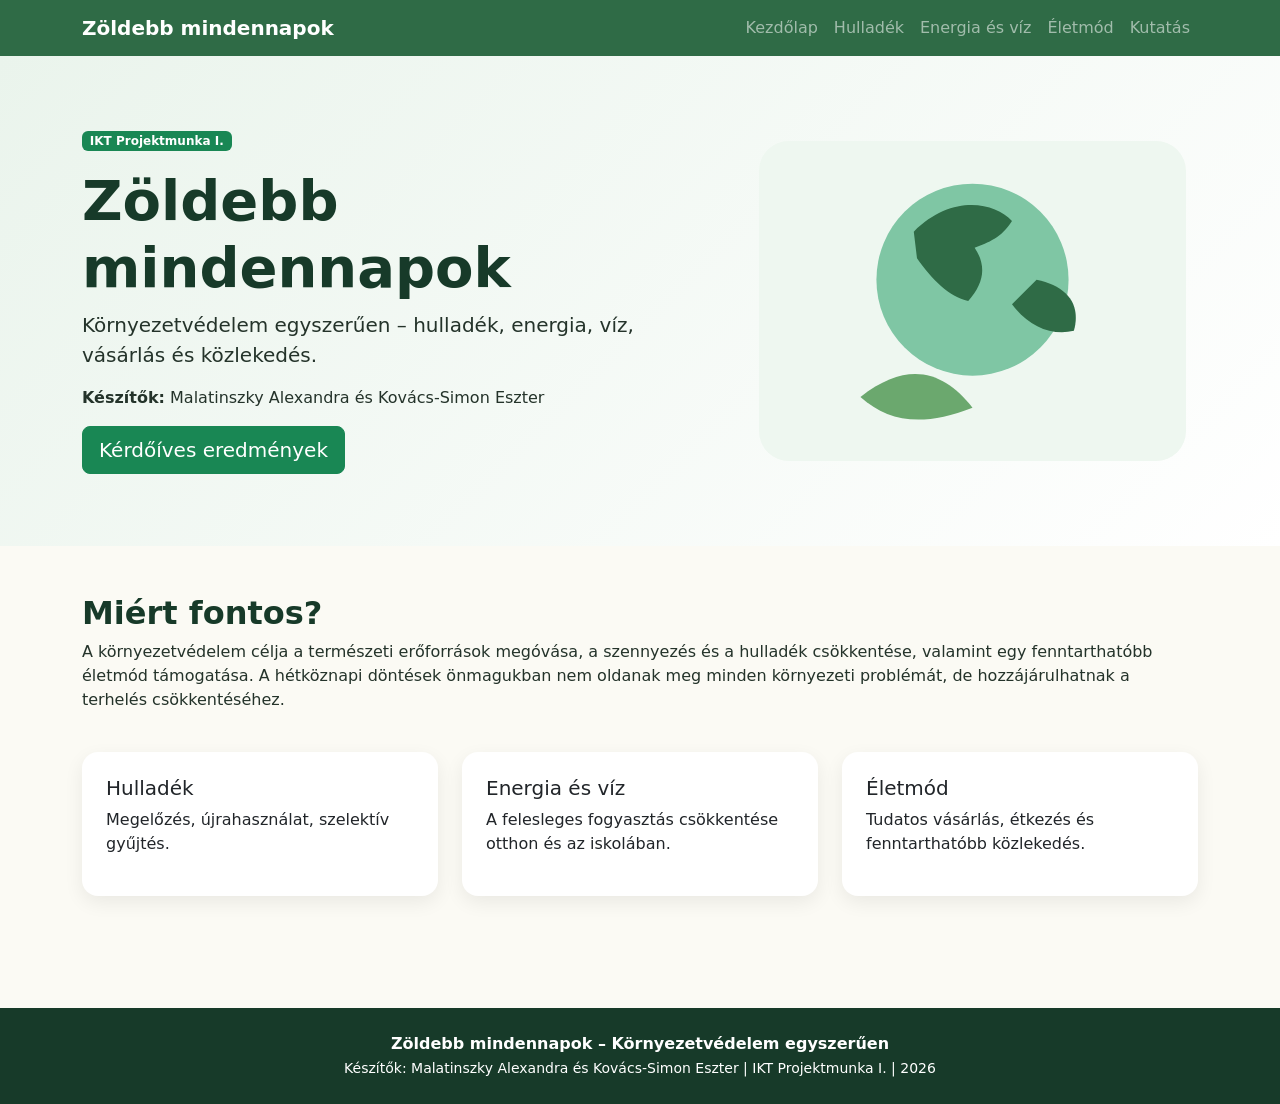
<file: Produktum/index.html>
<!doctype html><html lang="hu"><head><meta charset="utf-8"><meta name="viewport" content="width=device-width,initial-scale=1"><title>Kezdőlap | Zöldebb mindennapok</title><link href="https://cdn.jsdelivr.net/npm/bootstrap@5.3.3/dist/css/bootstrap.min.css" rel="stylesheet"><link rel="stylesheet" href="css/style.css"></head><body><nav class="navbar navbar-expand-lg navbar-dark"><div class="container"><a class="navbar-brand fw-bold" href="index.html">Zöldebb mindennapok</a><button class="navbar-toggler" data-bs-toggle="collapse" data-bs-target="#nav"><span class="navbar-toggler-icon"></span></button><div class="collapse navbar-collapse" id="nav"><ul class="navbar-nav ms-auto"><li class="nav-item"><a class="nav-link" href="index.html">Kezdőlap</a></li><li class="nav-item"><a class="nav-link" href="hulladek.html">Hulladék</a></li><li class="nav-item"><a class="nav-link" href="energia-viz.html">Energia és víz</a></li><li class="nav-item"><a class="nav-link" href="eletmod.html">Életmód</a></li><li class="nav-item"><a class="nav-link" href="kutatas.html">Kutatás</a></li></ul></div></div></nav><header class="hero"><div class="container"><div class="row align-items-center g-4"><div class="col-lg-7"><span class="badge text-bg-success mb-3">IKT Projektmunka I.</span><h1 class="display-4">Zöldebb mindennapok</h1><p class="lead">Környezetvédelem egyszerűen – hulladék, energia, víz, vásárlás és közlekedés.</p><p><strong>Készítők:</strong> Malatinszky Alexandra és Kovács-Simon Eszter</p><a class="btn btn-success btn-lg" href="kutatas.html">Kérdőíves eredmények</a></div><div class="col-lg-5"><img class="illustration" src="images/fold.svg" alt="Saját készítésű környezetvédelmi illusztráció"></div></div></div></header><main class="container py-5"><h2 class="section-title">Miért fontos?</h2><p>A környezetvédelem célja a természeti erőforrások megóvása, a szennyezés és a hulladék csökkentése, valamint egy fenntarthatóbb életmód támogatása. A hétköznapi döntések önmagukban nem oldanak meg minden környezeti problémát, de hozzájárulhatnak a terhelés csökkentéséhez.</p><div class="row g-4 mt-2"><div class="col-md-4"><div class="card p-4"><h3 class="h5">Hulladék</h3><p>Megelőzés, újrahasználat, szelektív gyűjtés.</p></div></div><div class="col-md-4"><div class="card p-4"><h3 class="h5">Energia és víz</h3><p>A felesleges fogyasztás csökkentése otthon és az iskolában.</p></div></div><div class="col-md-4"><div class="card p-4"><h3 class="h5">Életmód</h3><p>Tudatos vásárlás, étkezés és fenntarthatóbb közlekedés.</p></div></div></div></main><footer class="py-4"><div class="container text-center"><strong>Zöldebb mindennapok – Környezetvédelem egyszerűen</strong><br><small>Készítők: Malatinszky Alexandra és Kovács-Simon Eszter | IKT Projektmunka I. | 2026</small></div></footer><script src="https://cdn.jsdelivr.net/npm/bootstrap@5.3.3/dist/js/bootstrap.bundle.min.js"></script></body></html>
</file>
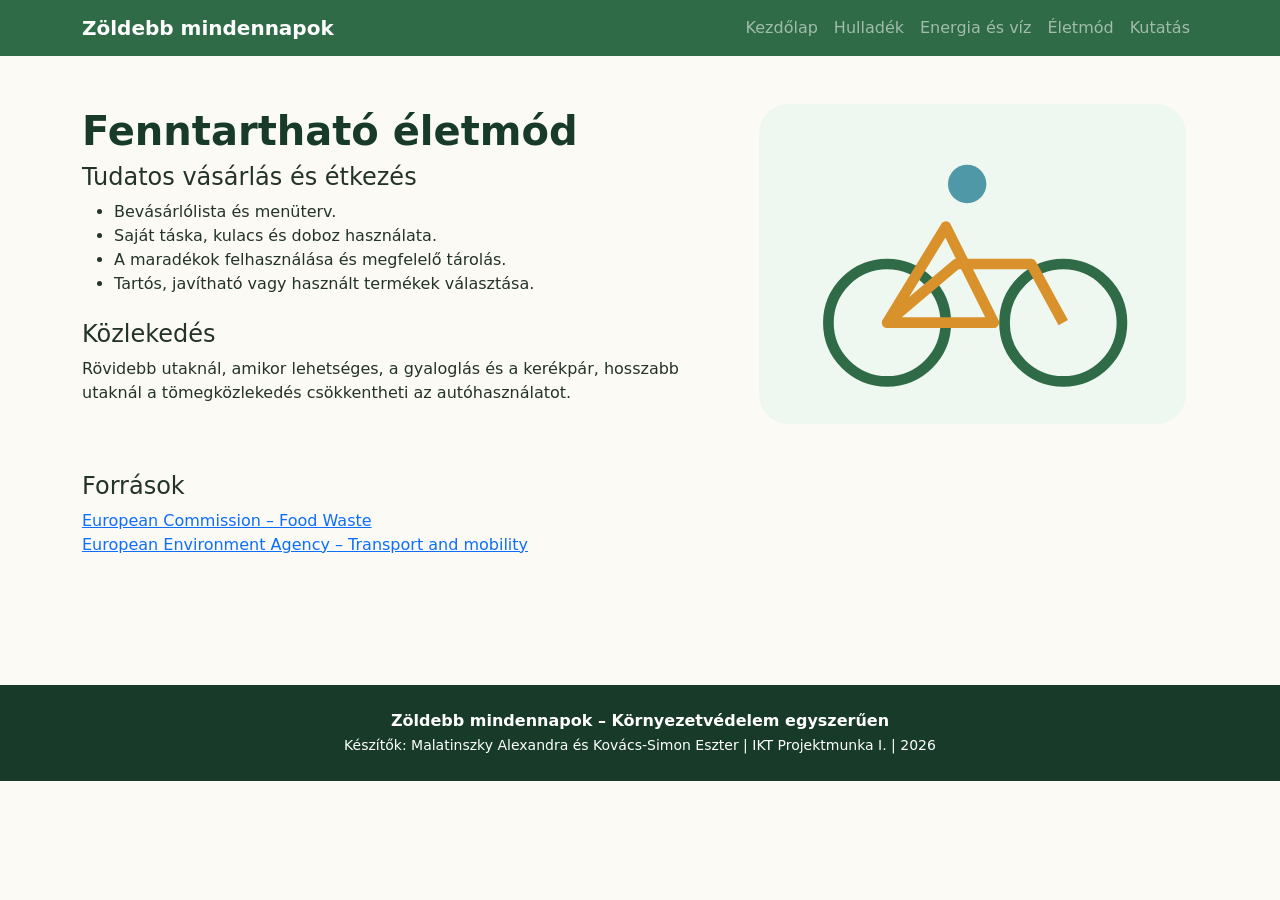
<file: Produktum/eletmod.html>
<!doctype html><html lang="hu"><head><meta charset="utf-8"><meta name="viewport" content="width=device-width,initial-scale=1"><title>Fenntartható életmód | Zöldebb mindennapok</title><link href="https://cdn.jsdelivr.net/npm/bootstrap@5.3.3/dist/css/bootstrap.min.css" rel="stylesheet"><link rel="stylesheet" href="css/style.css"></head><body><nav class="navbar navbar-expand-lg navbar-dark"><div class="container"><a class="navbar-brand fw-bold" href="index.html">Zöldebb mindennapok</a><button class="navbar-toggler" data-bs-toggle="collapse" data-bs-target="#nav"><span class="navbar-toggler-icon"></span></button><div class="collapse navbar-collapse" id="nav"><ul class="navbar-nav ms-auto"><li class="nav-item"><a class="nav-link" href="index.html">Kezdőlap</a></li><li class="nav-item"><a class="nav-link" href="hulladek.html">Hulladék</a></li><li class="nav-item"><a class="nav-link" href="energia-viz.html">Energia és víz</a></li><li class="nav-item"><a class="nav-link" href="eletmod.html">Életmód</a></li><li class="nav-item"><a class="nav-link" href="kutatas.html">Kutatás</a></li></ul></div></div></nav><main class="container py-5"><div class="row align-items-center g-4"><div class="col-lg-7"><h1 class="section-title">Fenntartható életmód</h1><h2 class="h4">Tudatos vásárlás és étkezés</h2><ul><li>Bevásárlólista és menüterv.</li><li>Saját táska, kulacs és doboz használata.</li><li>A maradékok felhasználása és megfelelő tárolás.</li><li>Tartós, javítható vagy használt termékek választása.</li></ul><h2 class="h4 mt-4">Közlekedés</h2><p>Rövidebb utaknál, amikor lehetséges, a gyaloglás és a kerékpár, hosszabb utaknál a tömegközlekedés csökkentheti az autóhasználatot.</p></div><div class="col-lg-5"><img class="illustration" src="images/kozlekedes.svg" alt="Saját készítésű kerékpáros illusztráció"></div></div><h2 class="h4 mt-5">Források</h2><p class="source-list"><a href="https://food.ec.europa.eu/food-safety/food-waste_en">European Commission – Food Waste</a><br><a href="https://www.eea.europa.eu/en/topics/in-depth/transport-and-mobility">European Environment Agency – Transport and mobility</a></p></main><footer class="py-4"><div class="container text-center"><strong>Zöldebb mindennapok – Környezetvédelem egyszerűen</strong><br><small>Készítők: Malatinszky Alexandra és Kovács-Simon Eszter | IKT Projektmunka I. | 2026</small></div></footer><script src="https://cdn.jsdelivr.net/npm/bootstrap@5.3.3/dist/js/bootstrap.bundle.min.js"></script></body></html>
</file>
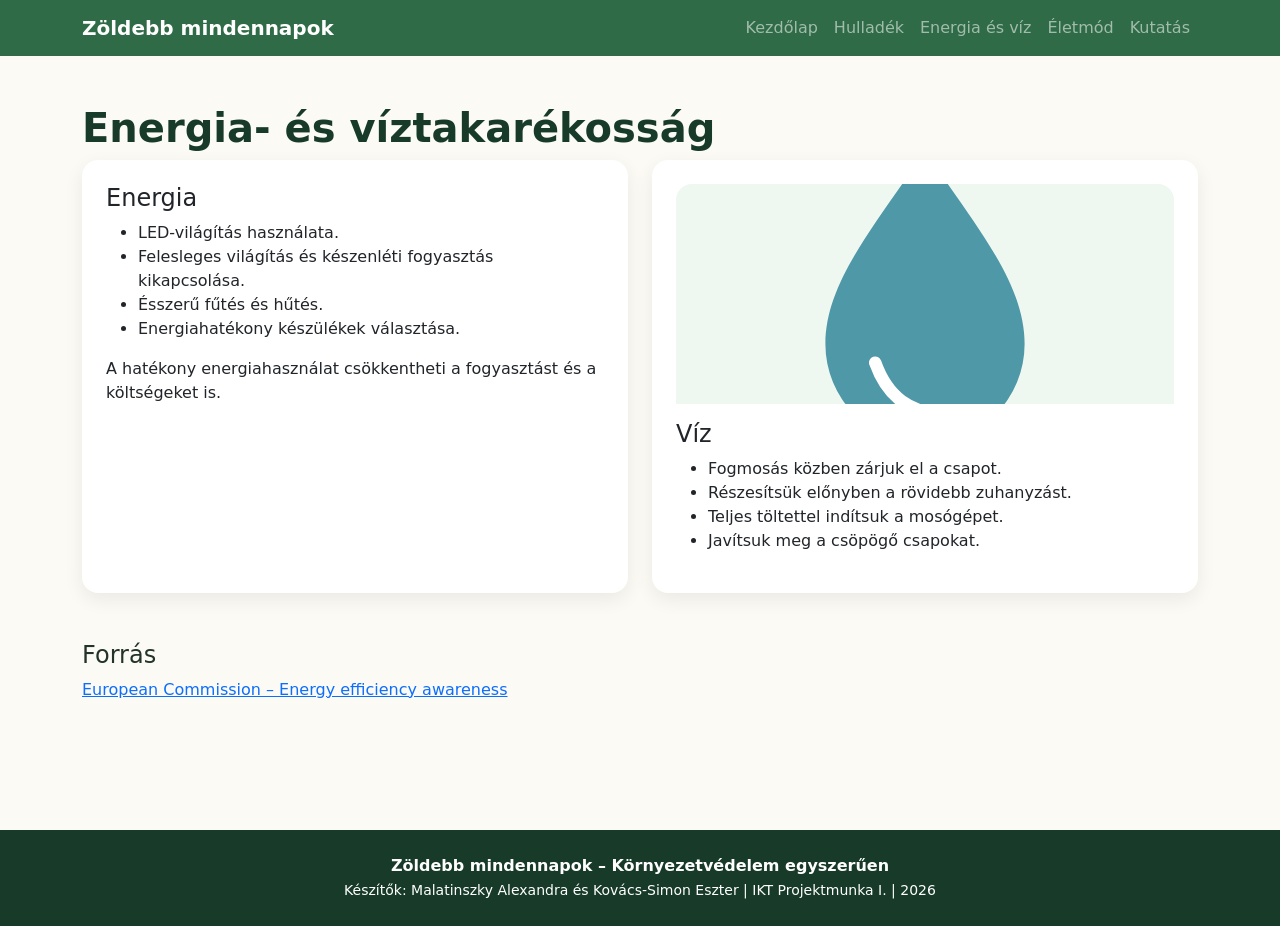
<file: Produktum/energia-viz.html>
<!doctype html><html lang="hu"><head><meta charset="utf-8"><meta name="viewport" content="width=device-width,initial-scale=1"><title>Energia és víz | Zöldebb mindennapok</title><link href="https://cdn.jsdelivr.net/npm/bootstrap@5.3.3/dist/css/bootstrap.min.css" rel="stylesheet"><link rel="stylesheet" href="css/style.css"></head><body><nav class="navbar navbar-expand-lg navbar-dark"><div class="container"><a class="navbar-brand fw-bold" href="index.html">Zöldebb mindennapok</a><button class="navbar-toggler" data-bs-toggle="collapse" data-bs-target="#nav"><span class="navbar-toggler-icon"></span></button><div class="collapse navbar-collapse" id="nav"><ul class="navbar-nav ms-auto"><li class="nav-item"><a class="nav-link" href="index.html">Kezdőlap</a></li><li class="nav-item"><a class="nav-link" href="hulladek.html">Hulladék</a></li><li class="nav-item"><a class="nav-link" href="energia-viz.html">Energia és víz</a></li><li class="nav-item"><a class="nav-link" href="eletmod.html">Életmód</a></li><li class="nav-item"><a class="nav-link" href="kutatas.html">Kutatás</a></li></ul></div></div></nav><main class="container py-5"><h1 class="section-title">Energia- és víztakarékosság</h1><div class="row g-4"><div class="col-lg-6"><div class="card p-4"><h2 class="h4">Energia</h2><ul><li>LED-világítás használata.</li><li>Felesleges világítás és készenléti fogyasztás kikapcsolása.</li><li>Ésszerű fűtés és hűtés.</li><li>Energiahatékony készülékek választása.</li></ul><p>A hatékony energiahasználat csökkentheti a fogyasztást és a költségeket is.</p></div></div><div class="col-lg-6"><div class="card p-4"><img class="illustration" src="images/viz.svg" alt="Saját készítésű vízcsepp illusztráció"><h2 class="h4 mt-3">Víz</h2><ul><li>Fogmosás közben zárjuk el a csapot.</li><li>Részesítsük előnyben a rövidebb zuhanyzást.</li><li>Teljes töltettel indítsuk a mosógépet.</li><li>Javítsuk meg a csöpögő csapokat.</li></ul></div></div></div><h2 class="h4 mt-5">Forrás</h2><p class="source-list"><a href="https://energy.ec.europa.eu/topics/energy-efficiency/new-impetus-energy-efficiency/energy-efficiency-awareness_en">European Commission – Energy efficiency awareness</a></p></main><footer class="py-4"><div class="container text-center"><strong>Zöldebb mindennapok – Környezetvédelem egyszerűen</strong><br><small>Készítők: Malatinszky Alexandra és Kovács-Simon Eszter | IKT Projektmunka I. | 2026</small></div></footer><script src="https://cdn.jsdelivr.net/npm/bootstrap@5.3.3/dist/js/bootstrap.bundle.min.js"></script></body></html>
</file>
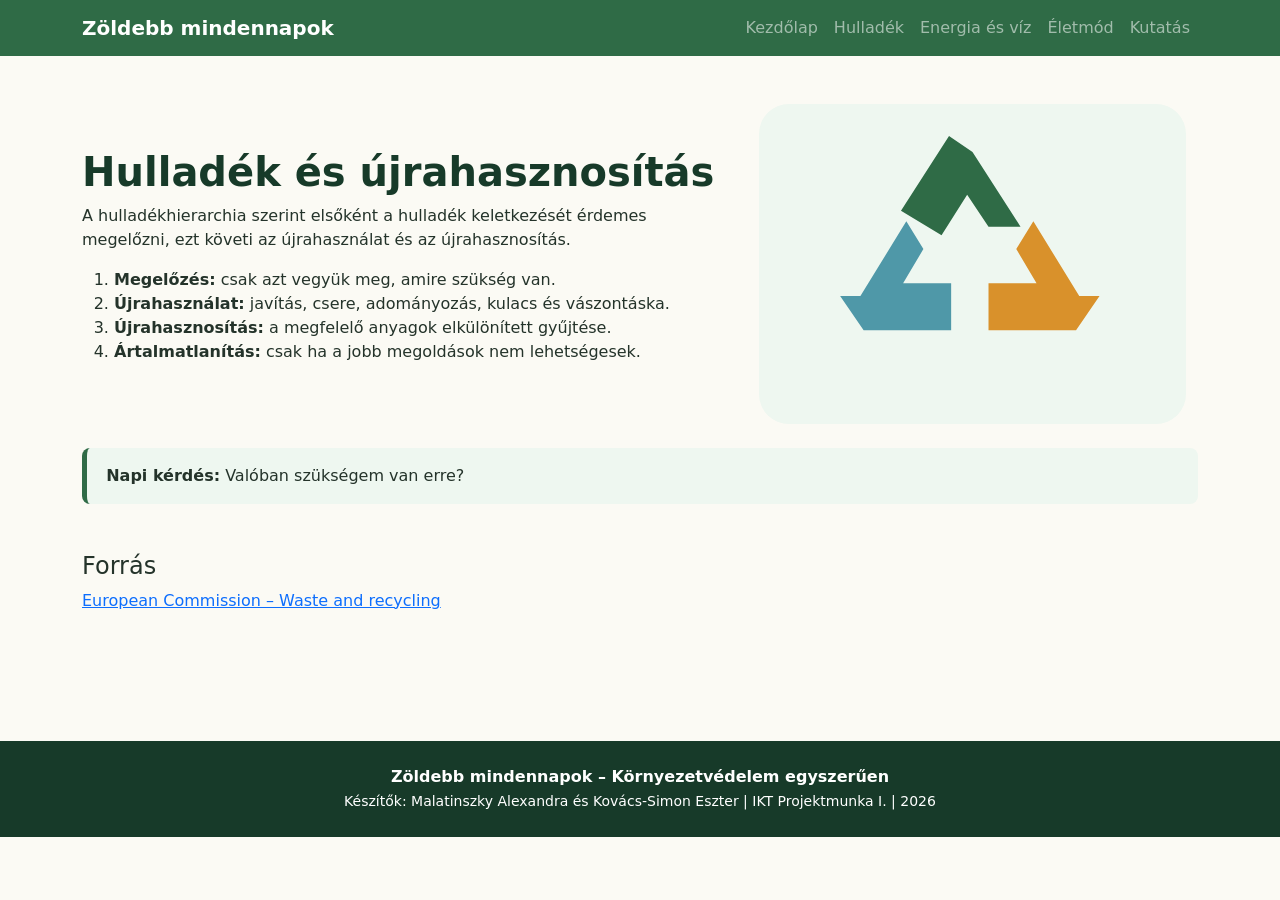
<file: Produktum/hulladek.html>
<!doctype html><html lang="hu"><head><meta charset="utf-8"><meta name="viewport" content="width=device-width,initial-scale=1"><title>Hulladék | Zöldebb mindennapok</title><link href="https://cdn.jsdelivr.net/npm/bootstrap@5.3.3/dist/css/bootstrap.min.css" rel="stylesheet"><link rel="stylesheet" href="css/style.css"></head><body><nav class="navbar navbar-expand-lg navbar-dark"><div class="container"><a class="navbar-brand fw-bold" href="index.html">Zöldebb mindennapok</a><button class="navbar-toggler" data-bs-toggle="collapse" data-bs-target="#nav"><span class="navbar-toggler-icon"></span></button><div class="collapse navbar-collapse" id="nav"><ul class="navbar-nav ms-auto"><li class="nav-item"><a class="nav-link" href="index.html">Kezdőlap</a></li><li class="nav-item"><a class="nav-link" href="hulladek.html">Hulladék</a></li><li class="nav-item"><a class="nav-link" href="energia-viz.html">Energia és víz</a></li><li class="nav-item"><a class="nav-link" href="eletmod.html">Életmód</a></li><li class="nav-item"><a class="nav-link" href="kutatas.html">Kutatás</a></li></ul></div></div></nav><main class="container py-5"><div class="row align-items-center g-4"><div class="col-lg-7"><h1 class="section-title">Hulladék és újrahasznosítás</h1><p>A hulladékhierarchia szerint elsőként a hulladék keletkezését érdemes megelőzni, ezt követi az újrahasználat és az újrahasznosítás.</p><ol><li><strong>Megelőzés:</strong> csak azt vegyük meg, amire szükség van.</li><li><strong>Újrahasználat:</strong> javítás, csere, adományozás, kulacs és vászontáska.</li><li><strong>Újrahasznosítás:</strong> a megfelelő anyagok elkülönített gyűjtése.</li><li><strong>Ártalmatlanítás:</strong> csak ha a jobb megoldások nem lehetségesek.</li></ol></div><div class="col-lg-5"><img class="illustration" src="images/hulladek.svg" alt="Saját készítésű újrahasznosítás illusztráció"></div></div><div class="tip mt-4"><strong>Napi kérdés:</strong> Valóban szükségem van erre?</div><h2 class="h4 mt-5">Forrás</h2><p class="source-list"><a href="https://environment.ec.europa.eu/topics/waste-and-recycling_en">European Commission – Waste and recycling</a></p></main><footer class="py-4"><div class="container text-center"><strong>Zöldebb mindennapok – Környezetvédelem egyszerűen</strong><br><small>Készítők: Malatinszky Alexandra és Kovács-Simon Eszter | IKT Projektmunka I. | 2026</small></div></footer><script src="https://cdn.jsdelivr.net/npm/bootstrap@5.3.3/dist/js/bootstrap.bundle.min.js"></script></body></html>
</file>
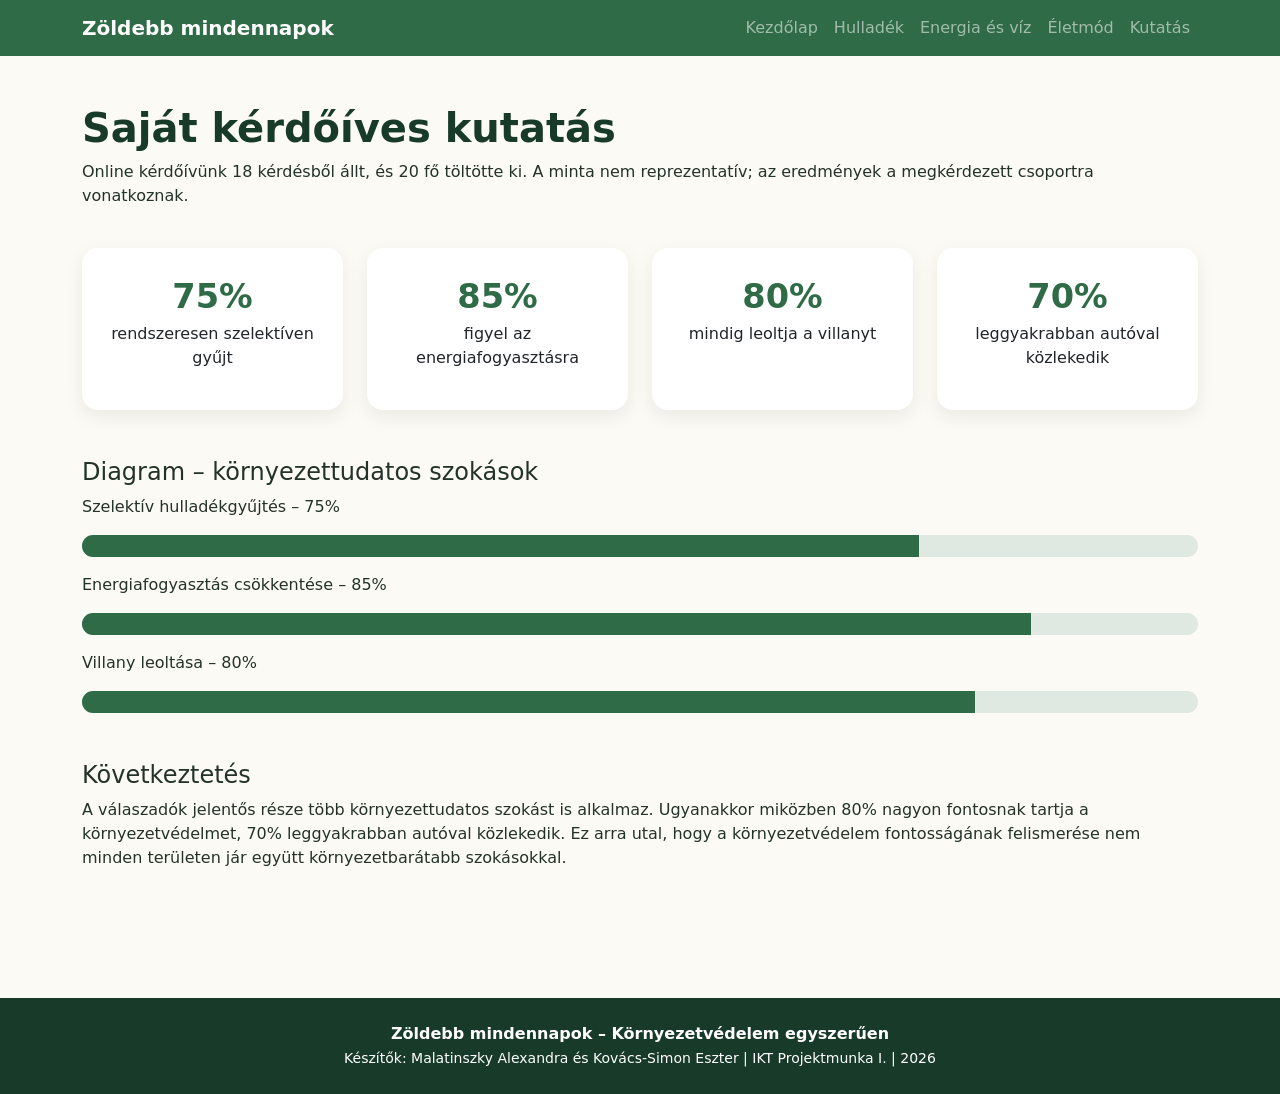
<file: Produktum/kutatas.html>
<!doctype html><html lang="hu"><head><meta charset="utf-8"><meta name="viewport" content="width=device-width,initial-scale=1"><title>Kérdőíves kutatás | Zöldebb mindennapok</title><link href="https://cdn.jsdelivr.net/npm/bootstrap@5.3.3/dist/css/bootstrap.min.css" rel="stylesheet"><link rel="stylesheet" href="css/style.css"></head><body><nav class="navbar navbar-expand-lg navbar-dark"><div class="container"><a class="navbar-brand fw-bold" href="index.html">Zöldebb mindennapok</a><button class="navbar-toggler" data-bs-toggle="collapse" data-bs-target="#nav"><span class="navbar-toggler-icon"></span></button><div class="collapse navbar-collapse" id="nav"><ul class="navbar-nav ms-auto"><li class="nav-item"><a class="nav-link" href="index.html">Kezdőlap</a></li><li class="nav-item"><a class="nav-link" href="hulladek.html">Hulladék</a></li><li class="nav-item"><a class="nav-link" href="energia-viz.html">Energia és víz</a></li><li class="nav-item"><a class="nav-link" href="eletmod.html">Életmód</a></li><li class="nav-item"><a class="nav-link" href="kutatas.html">Kutatás</a></li></ul></div></div></nav><main class="container py-5"><h1 class="section-title">Saját kérdőíves kutatás</h1><p>Online kérdőívünk 18 kérdésből állt, és 20 fő töltötte ki. A minta nem reprezentatív; az eredmények a megkérdezett csoportra vonatkoznak.</p><div class="row g-4 my-3"><div class="col-md-3"><div class="card p-4 text-center"><div class="stat">75%</div><p>rendszeresen szelektíven gyűjt</p></div></div><div class="col-md-3"><div class="card p-4 text-center"><div class="stat">85%</div><p>figyel az energiafogyasztásra</p></div></div><div class="col-md-3"><div class="card p-4 text-center"><div class="stat">80%</div><p>mindig leoltja a villanyt</p></div></div><div class="col-md-3"><div class="card p-4 text-center"><div class="stat">70%</div><p>leggyakrabban autóval közlekedik</p></div></div></div><h2 class="h4 mt-5">Diagram – környezettudatos szokások</h2><p>Szelektív hulladékgyűjtés – 75%</p><div class="bar"><span style="width:75%"></span></div><p class="mt-3">Energiafogyasztás csökkentése – 85%</p><div class="bar"><span style="width:85%"></span></div><p class="mt-3">Villany leoltása – 80%</p><div class="bar"><span style="width:80%"></span></div><h2 class="h4 mt-5">Következtetés</h2><p>A válaszadók jelentős része több környezettudatos szokást is alkalmaz. Ugyanakkor miközben 80% nagyon fontosnak tartja a környezetvédelmet, 70% leggyakrabban autóval közlekedik. Ez arra utal, hogy a környezetvédelem fontosságának felismerése nem minden területen jár együtt környezetbarátabb szokásokkal.</p></main><footer class="py-4"><div class="container text-center"><strong>Zöldebb mindennapok – Környezetvédelem egyszerűen</strong><br><small>Készítők: Malatinszky Alexandra és Kovács-Simon Eszter | IKT Projektmunka I. | 2026</small></div></footer><script src="https://cdn.jsdelivr.net/npm/bootstrap@5.3.3/dist/js/bootstrap.bundle.min.js"></script></body></html>
</file>
<file: Produktum/css/style.css>
:root{--green:#2f6b46;--dark:#173a29;--light:#eef7f0;--cream:#fbfaf4;--accent:#d9912b}body{font-family:system-ui,-apple-system,"Segoe UI",sans-serif;background:var(--cream);color:#24332a}.navbar{background:var(--green)!important}.hero{background:linear-gradient(135deg,#eaf4ec,#fff);padding:4.5rem 0}.hero h1,.section-title{color:var(--dark);font-weight:800}.card{border:0;border-radius:1rem;box-shadow:0 .4rem 1.2rem rgba(0,0,0,.07);height:100%}.card img{border-radius:1rem 1rem 0 0;max-height:220px;object-fit:cover}.tip{background:var(--light);border-left:5px solid var(--green);padding:1rem 1.2rem;border-radius:.5rem}.stat{font-size:2.1rem;font-weight:800;color:var(--green)}footer{background:var(--dark);color:#fff;margin-top:4rem}.source-list a{word-break:break-word}.illustration{max-height:320px;width:100%;object-fit:contain}.bar{height:22px;background:#dfe9e1;border-radius:12px;overflow:hidden}.bar>span{display:block;height:100%;background:var(--green)}
</file>
